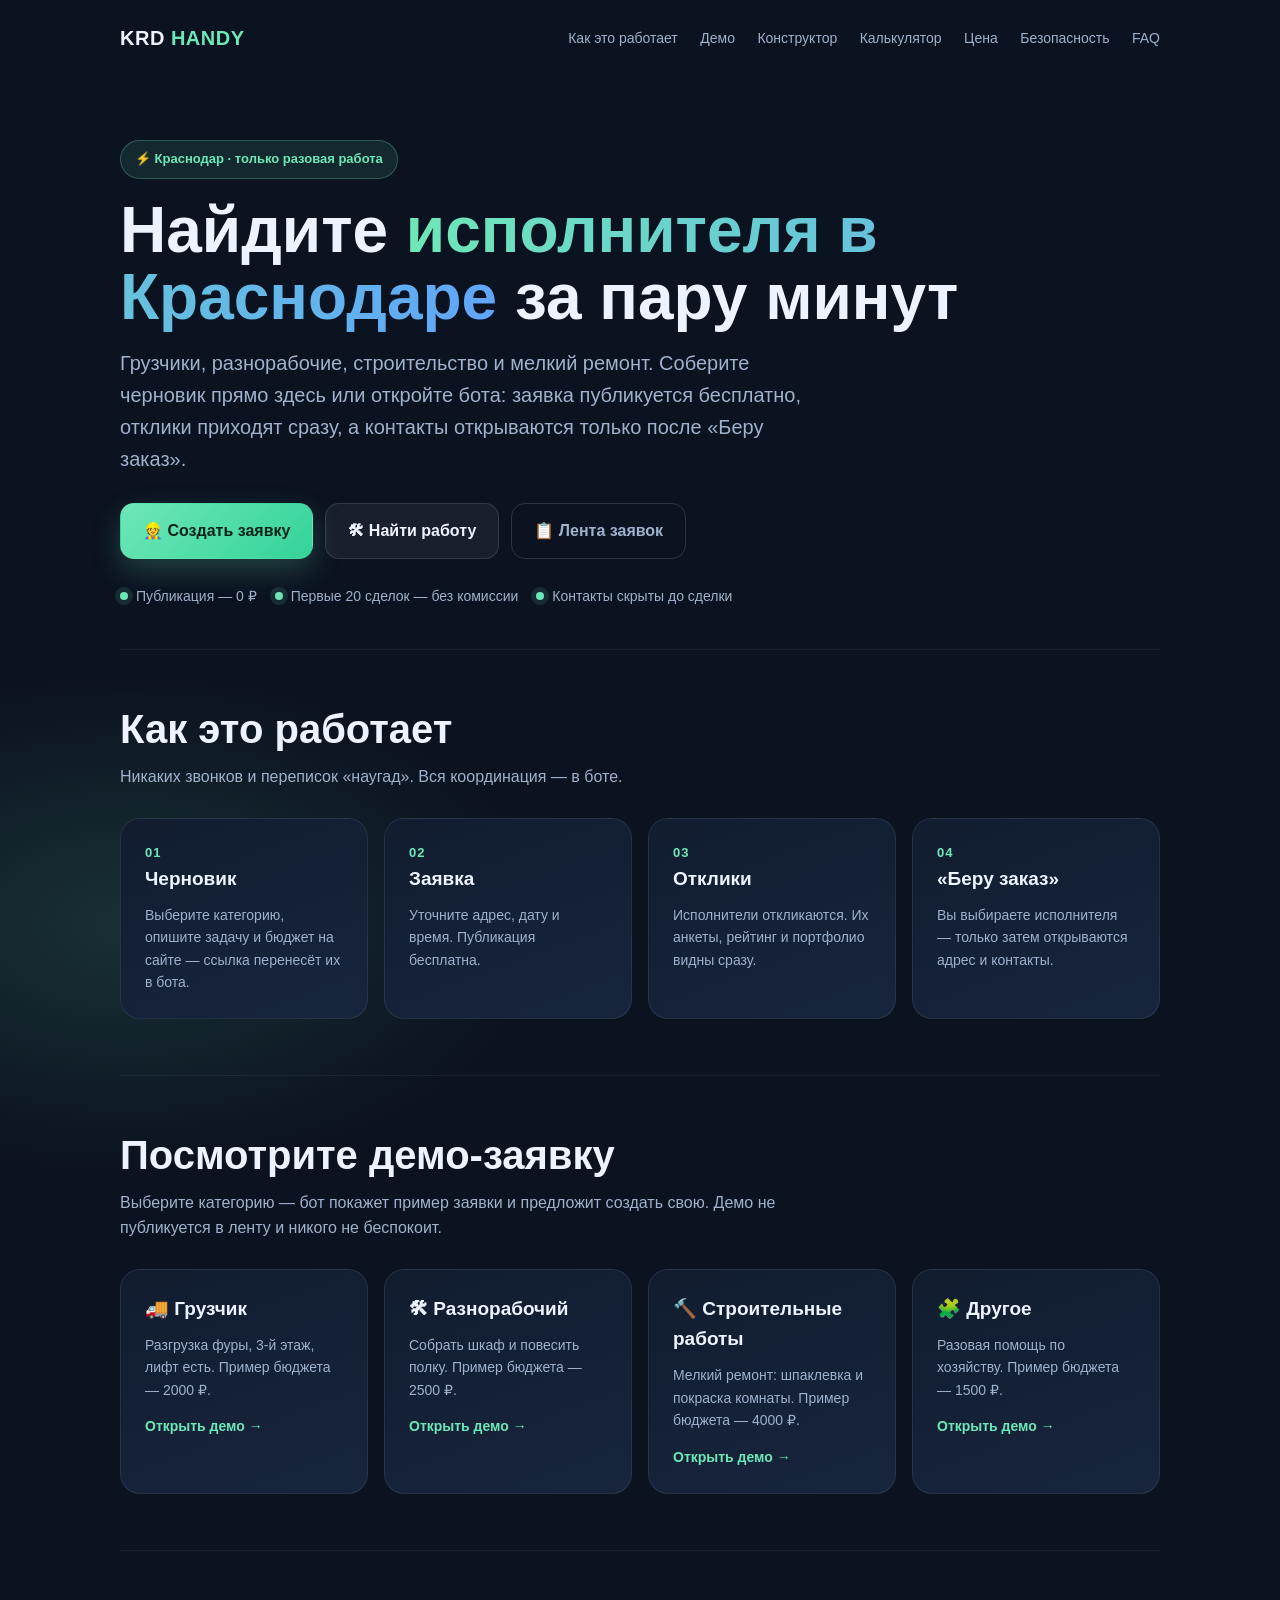
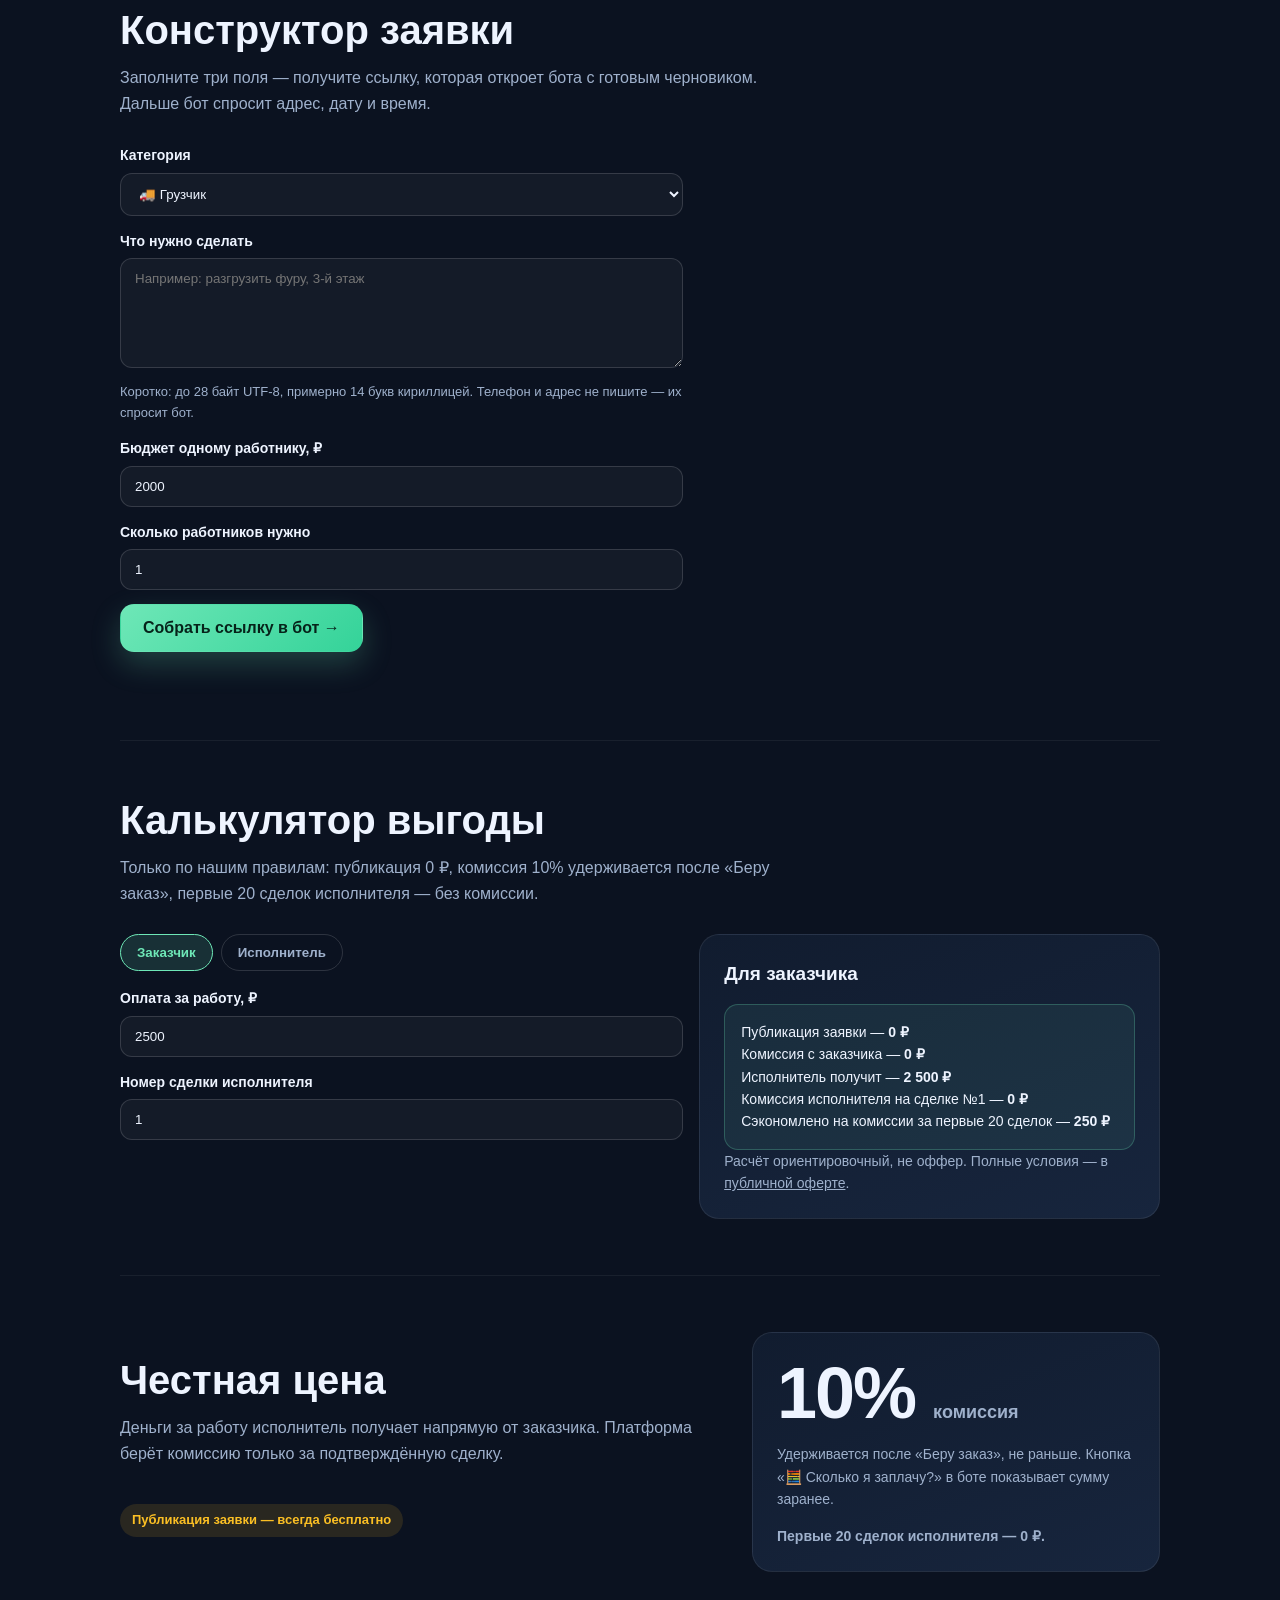
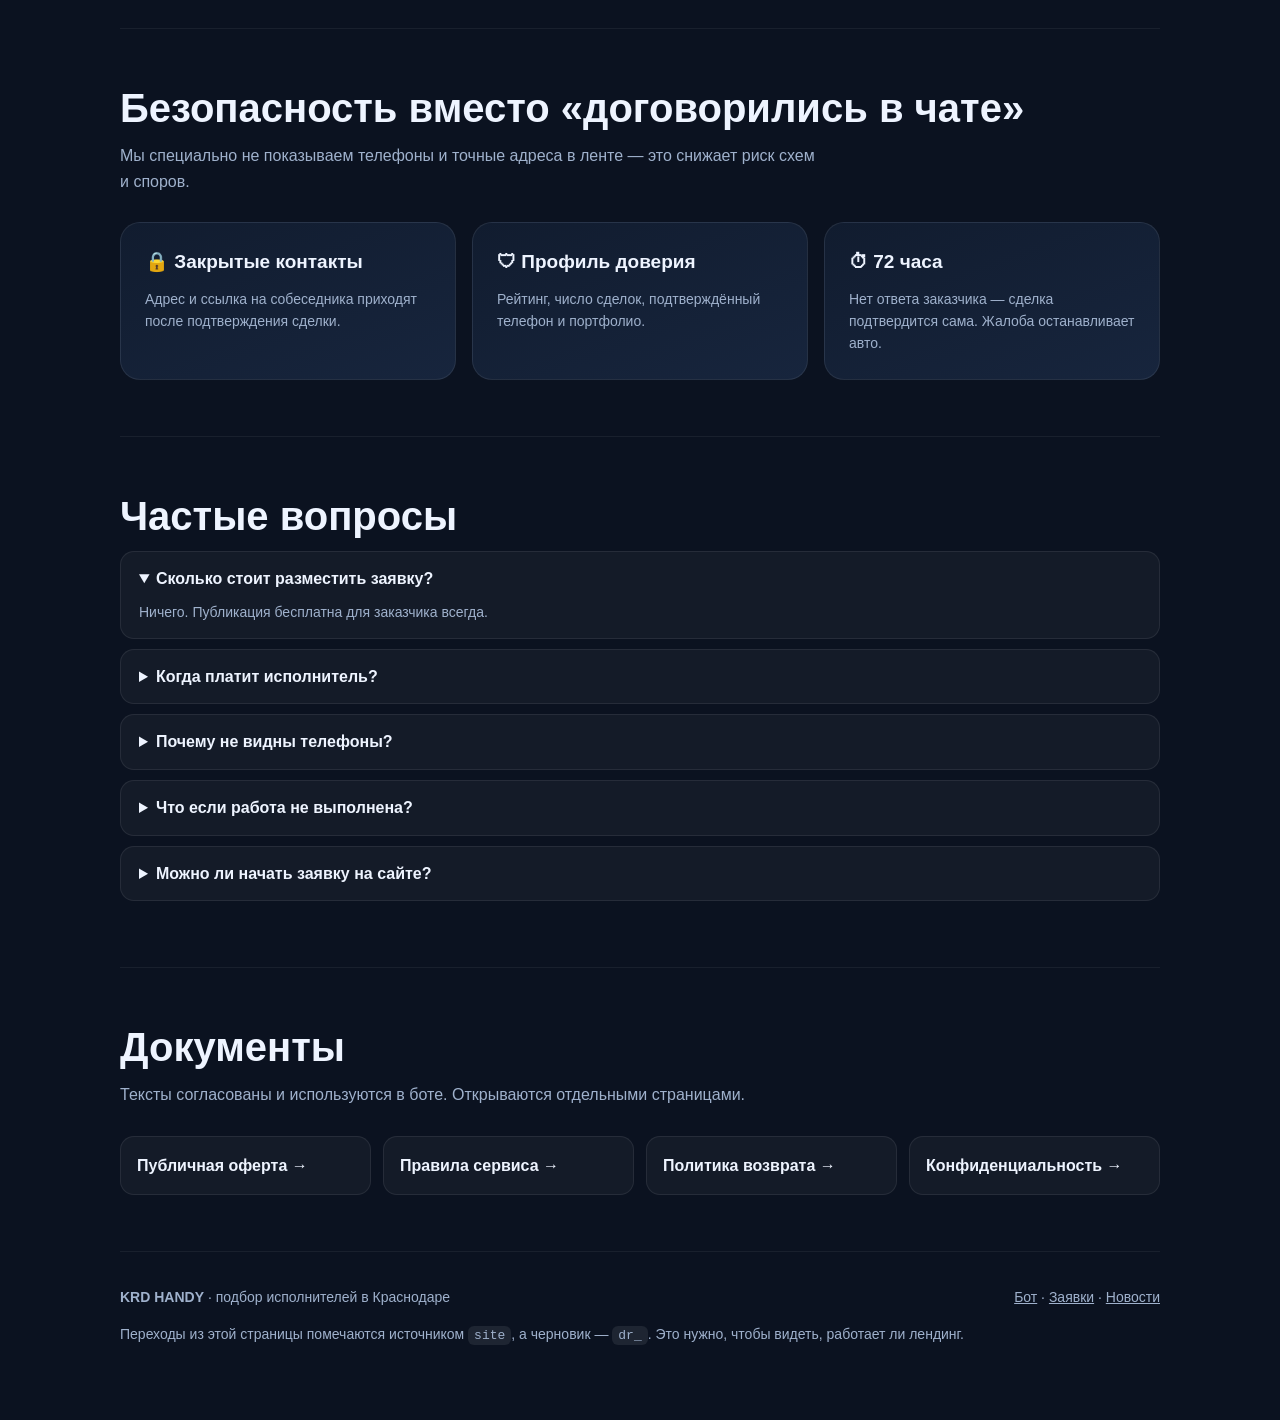
<file: index.html>
<!doctype html>
<html lang="ru">
<head>
  <meta charset="utf-8">
  <meta name="viewport" content="width=device-width, initial-scale=1">
  <title>KRD HANDY — исполнитель на разовую работу в Краснодаре</title>
  <meta name="description" content="KRD HANDY — найдите исполнителя на разовую работу в Краснодаре: грузчики, разнорабочие, мелкий ремонт. Заявка на сайте и в Telegram-боте, публикация бесплатна, контакты скрыты до сделки.">
  <meta name="theme-color" content="#0b1220">
  <meta name="geo.region" content="RU-KDA">
  <meta name="geo.placename" content="Краснодар">
  <meta property="og:type" content="website">
  <meta property="og:locale" content="ru_RU">
  <meta property="og:title" content="KRD HANDY — исполнитель в Краснодаре за пару минут">
  <meta property="og:description" content="Соберите черновик заявки на сайте и продолжите в боте. Публикация бесплатна, первые 20 сделок без комиссии.">
  <meta property="og:url" content="https://glebulllek.github.io/krdhandy_site/">
  <meta property="og:image" content="https://glebulllek.github.io/krdhandy_site/og-image.png">
  <meta name="twitter:card" content="summary_large_image">
  <link rel="icon" href="data:image/svg+xml,%3Csvg xmlns='http://www.w3.org/2000/svg' viewBox='0 0 64 64'%3E%3Crect width='64' height='64' rx='16' fill='%230b1220'/%3E%3Ctext x='32' y='44' font-size='34' text-anchor='middle' fill='%236ee7b7'%3EK%3C/text%3E%3C/svg%3E">
  <link rel="canonical" href="https://glebulllek.github.io/krdhandy_site/">
  <link rel="stylesheet" href="style.css">
  <script type="application/ld+json">
  {
    "@context":"https://schema.org",
    "@graph":[
      {"@type":"Service","name":"KRD HANDY",
       "description":"Подбор исполнителей на разовую работу через сайт и Telegram-бота",
       "url":"https://glebulllek.github.io/krdhandy_site/",
       "areaServed":{"@type":"City","name":"Краснодар"},
       "provider":{"@type":"Organization","name":"KRD HANDY"}},
      {"@type":"FAQPage","mainEntity":[
        {"@type":"Question","name":"Сколько стоит разместить заявку?",
         "acceptedAnswer":{"@type":"Answer","text":"Ничего. Публикация бесплатна для заказчика всегда."}},
        {"@type":"Question","name":"Когда платит исполнитель?",
         "acceptedAnswer":{"@type":"Answer","text":"Только после осознанного «Беру заказ». Первые 20 сделок — без комиссии."}},
        {"@type":"Question","name":"Почему не видны телефоны?",
         "acceptedAnswer":{"@type":"Answer","text":"Контакты и точный адрес открываются обеим сторонам после подтверждения сделки."}},
        {"@type":"Question","name":"Что если работа не выполнена?",
         "acceptedAnswer":{"@type":"Answer","text":"Заказчик может подать жалобу. Автоподтверждение приостанавливается, спор разбирает администратор."}},
        {"@type":"Question","name":"Можно ли начать заявку на сайте?",
         "acceptedAnswer":{"@type":"Answer","text":"Да: конструктор соберёт черновик и откроет бота с уже заполненными категорией, описанием, бюджетом и числом работников."}}
      ]}
    ]
  }
  </script>
</head>
<body>
  <a class="skip" href="#main">Перейти к содержанию</a>
  <div class="wrap">
    <header>
      <div class="logo">KRD <b>HANDY</b></div>
      <nav aria-label="Основная навигация">
        <a href="#how">Как это работает</a>
        <a href="#demo">Демо</a>
        <a href="#builder">Конструктор</a>
        <a href="#calc">Калькулятор</a>
        <a href="#price">Цена</a>
        <a href="#trust">Безопасность</a>
        <a href="#faq">FAQ</a>
      </nav>
      <details class="mobile-nav">
        <summary>Меню ▾</summary>
        <a href="#how">Как это работает</a>
        <a href="#demo">Демо</a>
        <a href="#builder">Конструктор</a>
        <a href="#calc">Калькулятор</a>
        <a href="#price">Цена</a>
        <a href="#trust">Безопасность</a>
        <a href="#faq">FAQ</a>
        <a href="#legal">Документы</a>
      </details>
    </header>

    <main id="main">
    <div class="hero">
      <div class="badge">⚡ Краснодар · только разовая работа</div>
      <h1>Найдите <span>исполнителя в Краснодаре</span> за пару минут</h1>
      <p class="lead">Грузчики, разнорабочие, строительство и мелкий ремонт. Соберите черновик прямо здесь или откройте бота: заявка публикуется бесплатно, отклики приходят сразу, а контакты открываются только после «Беру заказ».</p>
      <div class="cta-row">
        <a class="btn btn-primary" href="https://t.me/krdhandy_bot?start=src_site_customer">👷 Создать заявку</a>
        <a class="btn btn-secondary" href="https://t.me/krdhandy_bot?start=src_site_worker">🛠 Найти работу</a>
        <a class="btn btn-ghost" href="https://t.me/krdhandy_orders">📋 Лента заявок</a>
      </div>
      <div class="trust">
        <div><span class="dot"></span>Публикация — 0 ₽</div>
        <div><span class="dot"></span>Первые 20 сделок — без комиссии</div>
        <div><span class="dot"></span>Контакты скрыты до сделки</div>
      </div>
    </div>

    <section id="how">
      <h2>Как это работает</h2>
      <p class="sub">Никаких звонков и переписок «наугад». Вся координация — в боте.</p>
      <div class="grid">
        <div class="card"><div class="num">01</div><h3>Черновик</h3><p>Выберите категорию, опишите задачу и бюджет на сайте — ссылка перенесёт их в бота.</p></div>
        <div class="card"><div class="num">02</div><h3>Заявка</h3><p>Уточните адрес, дату и время. Публикация бесплатна.</p></div>
        <div class="card"><div class="num">03</div><h3>Отклики</h3><p>Исполнители откликаются. Их анкеты, рейтинг и портфолио видны сразу.</p></div>
        <div class="card"><div class="num">04</div><h3>«Беру заказ»</h3><p>Вы выбираете исполнителя — только затем открываются адрес и контакты.</p></div>
      </div>
    </section>

    <section id="demo">
      <h2>Посмотрите демо-заявку</h2>
      <p class="sub">Выберите категорию — бот покажет пример заявки и предложит создать свою. Демо не публикуется в ленту и никого не беспокоит.</p>
      <div class="grid">
        <div class="card"><h3>🚚 Грузчик</h3><p>Разгрузка фуры, 3-й этаж, лифт есть. Пример бюджета — 2000 ₽.</p><a class="demo-link" href="https://t.me/krdhandy_bot?start=demo_loader">Открыть демо →</a></div>
        <div class="card"><h3>🛠 Разнорабочий</h3><p>Собрать шкаф и повесить полку. Пример бюджета — 2500 ₽.</p><a class="demo-link" href="https://t.me/krdhandy_bot?start=demo_handyman">Открыть демо →</a></div>
        <div class="card"><h3>🔨 Строительные работы</h3><p>Мелкий ремонт: шпаклевка и покраска комнаты. Пример бюджета — 4000 ₽.</p><a class="demo-link" href="https://t.me/krdhandy_bot?start=demo_construction">Открыть демо →</a></div>
        <div class="card"><h3>🧩 Другое</h3><p>Разовая помощь по хозяйству. Пример бюджета — 1500 ₽.</p><a class="demo-link" href="https://t.me/krdhandy_bot?start=demo_other">Открыть демо →</a></div>
      </div>
    </section>

    <section id="builder">
      <h2>Конструктор заявки</h2>
      <p class="sub">Заполните три поля — получите ссылку, которая откроет бота с готовым черновиком. Дальше бот спросит адрес, дату и время.</p>
      <div class="form-grid">
        <form id="draft-form" novalidate>
          <div class="field">
            <label for="draft-category">Категория</label>
            <select id="draft-category">
              <option value="loader">🚚 Грузчик</option>
              <option value="handyman">🛠 Разнорабочий</option>
              <option value="construction">🔨 Строительные работы</option>
              <option value="other">🧩 Другое</option>
            </select>
          </div>
          <div class="field">
            <label for="draft-desc">Что нужно сделать</label>
            <textarea id="draft-desc" placeholder="Например: разгрузить фуру, 3-й этаж"></textarea>
            <div class="hint">Коротко: до 28 байт UTF-8, примерно 14 букв кириллицей. Телефон и адрес не пишите — их спросит бот.</div>
          </div>
          <div class="field">
            <label for="draft-pay">Бюджет одному работнику, ₽</label>
            <input id="draft-pay" type="number" min="1" max="16777215" step="1" value="2000" inputmode="numeric">
          </div>
          <div class="field">
            <label for="draft-workers">Сколько работников нужно</label>
            <input id="draft-workers" type="number" min="1" max="100" step="1" value="1" inputmode="numeric">
          </div>
          <button class="btn btn-primary" id="draft-build" type="button">Собрать ссылку в бот →</button>
          <div class="error" id="draft-error" role="alert"></div>
        </form>
        <div class="card" id="draft-result" hidden>
          <h3>Черновик готов</h3>
          <p id="draft-summary"></p>
          <p><a class="btn btn-secondary" id="draft-link" href="https://t.me/krdhandy_bot">Открыть в @krdhandy_bot →</a></p>
          <p class="hint" id="draft-length"></p>
        </div>
      </div>
    </section>

    <section id="calc">
      <h2>Калькулятор выгоды</h2>
      <p class="sub">Только по нашим правилам: публикация 0 ₽, комиссия 10% удерживается после «Беру заказ», первые 20 сделок исполнителя — без комиссии.</p>
      <div class="form-grid">
        <div>
          <div class="tabs" role="tablist" aria-label="Роль">
            <button class="tab" type="button" role="tab" data-role="customer" aria-selected="true">Заказчик</button>
            <button class="tab" type="button" role="tab" data-role="worker" aria-selected="false">Исполнитель</button>
          </div>
          <div class="field">
            <label for="calc-pay">Оплата за работу, ₽</label>
            <input id="calc-pay" type="number" min="1" step="1" value="2500" inputmode="numeric">
          </div>
          <div class="field">
            <label for="calc-deal">Номер сделки исполнителя</label>
            <input id="calc-deal" type="number" min="1" max="1000" step="1" value="1" inputmode="numeric">
          </div>
        </div>
        <div class="card">
          <h3 id="calc-title">Для заказчика</h3>
          <div class="result" id="calc-result"></div>
          <p class="hint">Расчёт ориентировочный, не оффер. Полные условия — в <a href="offer.html">публичной оферте</a>.</p>
        </div>
      </div>
    </section>

    <section id="price">
      <div class="price">
        <div>
          <h2>Честная цена</h2>
          <p class="sub">Деньги за работу исполнитель получает напрямую от заказчика. Платформа берёт комиссию только за подтверждённую сделку.</p>
          <div class="pill">Публикация заявки — всегда бесплатно</div>
        </div>
        <div class="card">
          <div class="big">10% <small>комиссия</small></div>
          <p style="color:var(--muted);margin:14px 0 0">Удерживается после «Беру заказ», не раньше. Кнопка «🧮 Сколько я заплачу?» в боте показывает сумму заранее.</p>
          <p style="margin:14px 0 0"><b>Первые 20 сделок исполнителя — 0 ₽.</b></p>
        </div>
      </div>
    </section>

    <section id="trust">
      <h2>Безопасность вместо «договорились в чате»</h2>
      <p class="sub">Мы специально не показываем телефоны и точные адреса в ленте — это снижает риск схем и споров.</p>
      <div class="grid">
        <div class="card"><h3>🔒 Закрытые контакты</h3><p>Адрес и ссылка на собеседника приходят после подтверждения сделки.</p></div>
        <div class="card"><h3>🛡 Профиль доверия</h3><p>Рейтинг, число сделок, подтверждённый телефон и портфолио.</p></div>
        <div class="card"><h3>⏱ 72 часа</h3><p>Нет ответа заказчика — сделка подтвердится сама. Жалоба останавливает авто.</p></div>
      </div>
    </section>

    <section id="faq">
      <h2>Частые вопросы</h2>
      <details open><summary>Сколько стоит разместить заявку?</summary><p>Ничего. Публикация бесплатна для заказчика всегда.</p></details>
      <details><summary>Когда платит исполнитель?</summary><p>Только после осознанного «Беру заказ». Первые 20 сделок — без комиссии.</p></details>
      <details><summary>Почему не видны телефоны?</summary><p>Контакты и точный адрес открываются обеим сторонам после подтверждения сделки — так сервис остаётся честным.</p></details>
      <details><summary>Что если работа не выполнена?</summary><p>Заказчик может подать жалобу. Автоподтверждение приостанавливается, спор разбирает администратор.</p></details>
      <details><summary>Можно ли начать заявку на сайте?</summary><p>Да: конструктор соберёт черновик и откроет бота с уже заполненными категорией, описанием, бюджетом и числом работников.</p></details>
    </section>

    <section id="legal">
      <h2>Документы</h2>
      <p class="sub">Тексты согласованы и используются в боте. Открываются отдельными страницами.</p>
      <div class="legal-grid">
        <a href="offer.html">Публичная оферта →</a>
        <a href="rules.html">Правила сервиса →</a>
        <a href="refund.html">Политика возврата →</a>
        <a href="privacy.html">Конфиденциальность →</a>
      </div>
    </section>
    </main>

    <footer>
      <div class="footer-row">
        <div><b>KRD HANDY</b> · подбор исполнителей в Краснодаре</div>
        <div><a href="https://t.me/krdhandy_bot">Бот</a> · <a href="https://t.me/krdhandy_orders">Заявки</a> · <a href="https://t.me/krdhandy">Новости</a></div>
      </div>
      <p style="margin-top:14px">Переходы из этой страницы помечаются источником <code>site</code>, а черновик — <code>dr_</code>. Это нужно, чтобы видеть, работает ли лендинг.</p>
    </footer>
  </div>

  <div class="sticky-cta" aria-label="Быстрое действие">
    <a class="btn btn-primary" href="#builder">Собрать заявку</a>
    <a class="btn btn-secondary" href="https://t.me/krdhandy_bot?start=src_site_customer">Открыть бота</a>
  </div>

  <script>
  (function(){
    "use strict";
    var CAT = {loader:"L", handyman:"H", construction:"C", other:"O"};
    var NAME = {loader:"Грузчик", handyman:"Разнорабочий", construction:"Строительные работы", other:"Другое"};
    var ALPHA = "0123456789ABCDEFGHIJKLMNOPQRSTUV";
    var fmt = new Intl.NumberFormat("ru-RU");

    function b32hex(bytes){
      var value = 0, bits = 0, out = "";
      for (var i = 0; i < bytes.length; i++){
        value = (value << 8) | bytes[i];
        bits += 8;
        while (bits >= 5){ out += ALPHA.charAt((value >>> (bits - 5)) & 31); bits -= 5; }
      }
      if (bits > 0) out += ALPHA.charAt((value << (5 - bits)) & 31);
      return out;
    }

    var form = document.getElementById("draft-form");
    var err = document.getElementById("draft-error");
    var result = document.getElementById("draft-result");
    var link = document.getElementById("draft-link");
    var summary = document.getElementById("draft-summary");
    var lengthInfo = document.getElementById("draft-length");

    document.getElementById("draft-build").addEventListener("click", function(){
      err.textContent = "";
      result.hidden = true;
      var category = document.getElementById("draft-category").value;
      var pay = parseInt(document.getElementById("draft-pay").value, 10);
      var workers = parseInt(document.getElementById("draft-workers").value, 10);
      var desc = document.getElementById("draft-desc").value.trim();
      var descBytes = new TextEncoder().encode(desc);
      if (!CAT[category]) { err.textContent = "Выберите категорию."; return; }
      if (!pay || pay < 1 || pay > 16777215) { err.textContent = "Бюджет — от 1 до 16777215 ₽."; return; }
      if (!workers || workers < 1 || workers > 100) { err.textContent = "Число работников — от 1 до 100."; return; }
      if (!descBytes.length) { err.textContent = "Добавьте короткое описание работы."; return; }
      if (descBytes.length > 28) { err.textContent = "Описание слишком длинное: до 28 байт UTF-8 (примерно 14 букв)."; return; }
      var bytes = [CAT[category].charCodeAt(0), workers, (pay >>> 16) & 255, (pay >>> 8) & 255, pay & 255];
      for (var i = 0; i < descBytes.length; i++) bytes.push(descBytes[i]);
      var start = "dr_" + b32hex(bytes);
      if (start.length > 64) { err.textContent = "Ссылка слишком длинная — сократите описание."; return; }
      link.href = "https://t.me/krdhandy_bot?start=" + start;
      summary.textContent = NAME[category] + " · " + desc + " · " + fmt.format(pay) + " ₽ · " + workers + " работник(а)";
      lengthInfo.textContent = "Параметр start: " + start.length + " из 64 символов. Адрес и дату бот спросит отдельно.";
      result.hidden = false;
      result.scrollIntoView({behavior:"smooth", block:"nearest"});
    });

    var calcPay = document.getElementById("calc-pay");
    var calcDeal = document.getElementById("calc-deal");
    var calcResult = document.getElementById("calc-result");
    var calcTitle = document.getElementById("calc-title");
    var role = "customer";

    function renderCalc(){
      var pay = parseInt(calcPay.value, 10);
      var deal = parseInt(calcDeal.value, 10);
      if (!pay || pay < 1 || !deal || deal < 1){ calcResult.textContent = "Введите бюджет и номер сделки."; return; }
      var commission = deal <= 20 ? 0 : Math.round(pay * 0.1);
      var gets = pay - commission;
      var saved = Math.round(pay * 0.1 * Math.min(deal, 20));
      if (role === "customer"){
        calcTitle.textContent = "Для заказчика";
        calcResult.innerHTML = "Публикация заявки — <b>0 ₽</b><br>" +
          "Комиссия с заказчика — <b>0 ₽</b><br>" +
          "Исполнитель получит — <b>" + fmt.format(gets) + " ₽</b><br>" +
          "Комиссия исполнителя на сделке №" + deal + " — <b>" + fmt.format(commission) + " ₽</b><br>" +
          "Сэкономлено на комиссии за первые 20 сделок — <b>" + fmt.format(saved) + " ₽</b>";
      } else {
        calcTitle.textContent = "Для исполнителя";
        calcResult.innerHTML = "Сделка №<b>" + deal + "</b><br>" +
          "Комиссия сервиса — <b>" + fmt.format(commission) + " ₽</b><br>" +
          "Вы получите на руки — <b>" + fmt.format(gets) + " ₽</b><br>" +
          "Публикация заявки заказчиком — <b>0 ₽</b><br>" +
          "Сэкономлено на комиссии за первые 20 сделок — <b>" + fmt.format(saved) + " ₽</b>";
      }
    }
    calcPay.addEventListener("input", renderCalc);
    calcDeal.addEventListener("input", renderCalc);
    var tabs = document.querySelectorAll(".tab");
    for (var t = 0; t < tabs.length; t++){
      tabs[t].addEventListener("click", function(){
        role = this.getAttribute("data-role");
        for (var j = 0; j < tabs.length; j++) tabs[j].setAttribute("aria-selected", tabs[j] === this ? "true" : "false");
        renderCalc();
      });
    }
    renderCalc();
  })();
  </script>
</body>
</html>
</file>
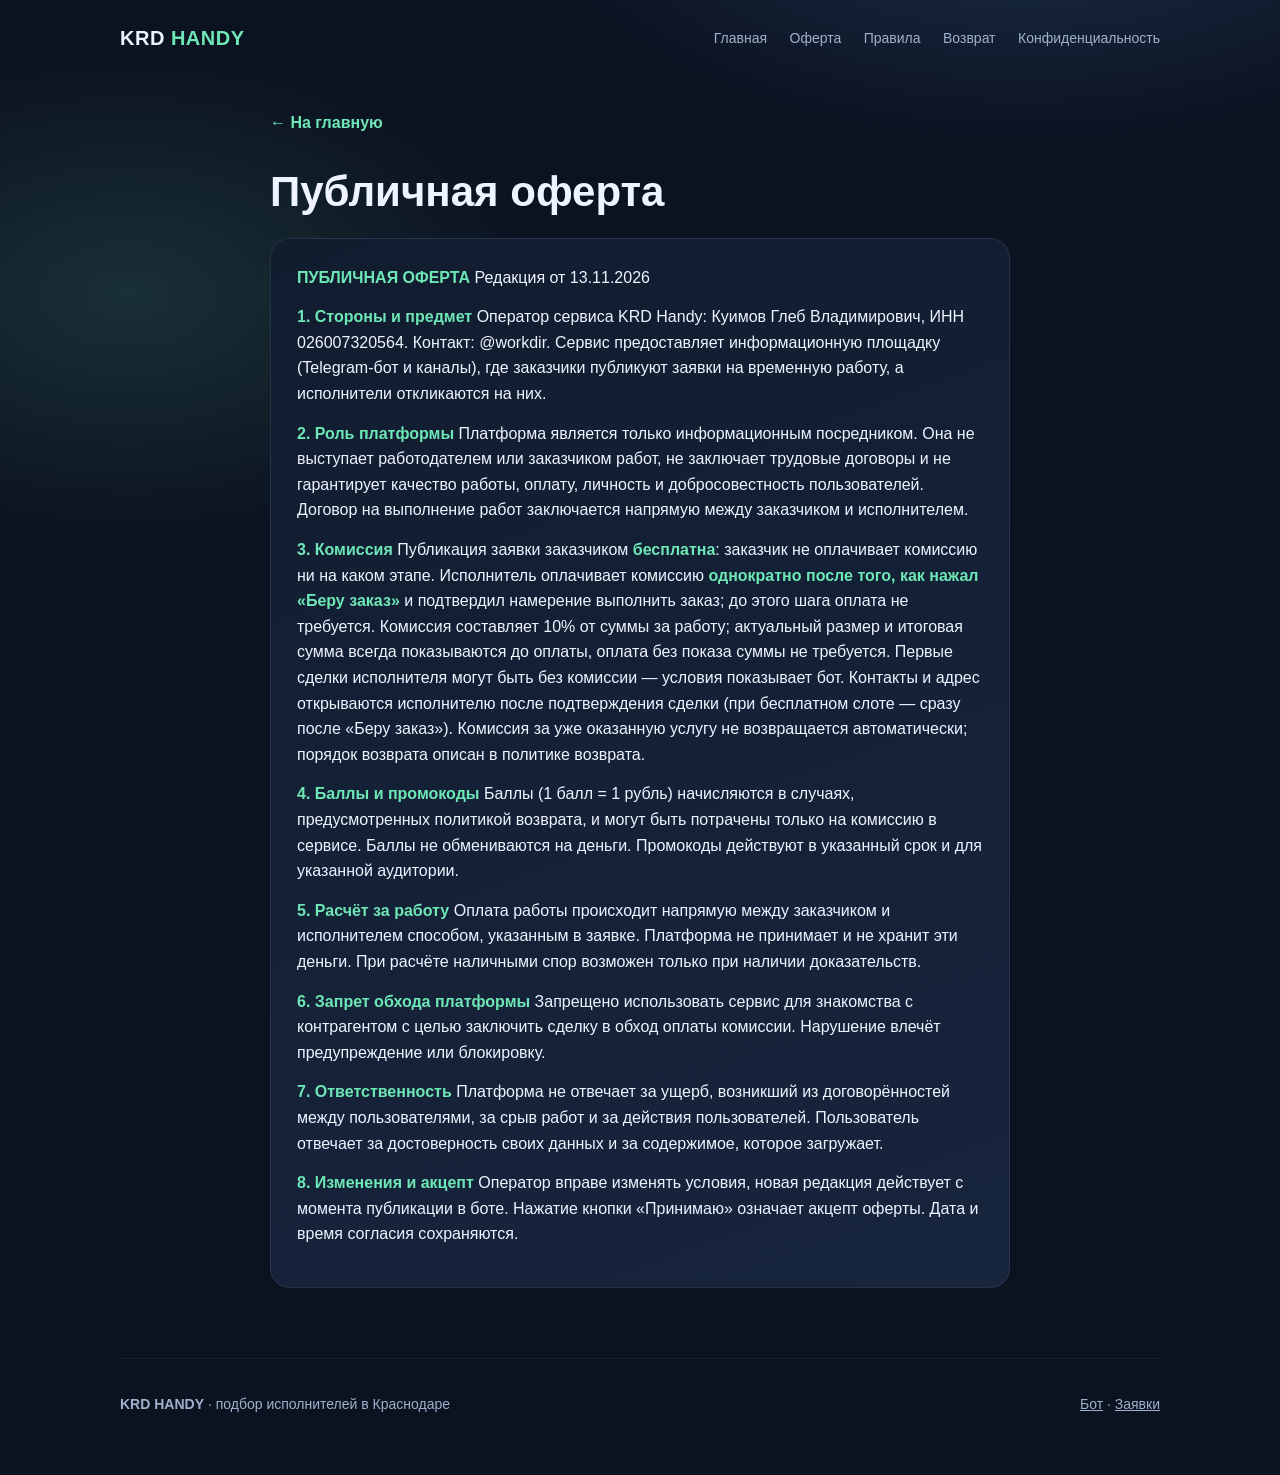
<file: offer.html>
<!doctype html>
<html lang="ru">
<head>
  <meta charset="utf-8">
  <meta name="viewport" content="width=device-width, initial-scale=1">
  <title>Публичная оферта — KRD HANDY</title>
  <meta name="description" content="Публичная оферта сервиса KRD HANDY в Краснодаре.">
  <meta name="theme-color" content="#0b1220">
  <link rel="icon" href="data:image/svg+xml,%3Csvg xmlns='http://www.w3.org/2000/svg' viewBox='0 0 64 64'%3E%3Crect width='64' height='64' rx='16' fill='%230b1220'/%3E%3Ctext x='32' y='44' font-size='34' text-anchor='middle' fill='%236ee7b7'%3EK%3C/text%3E%3C/svg%3E">
  <link rel="canonical" href="https://glebulllek.github.io/krdhandy_site/offer.html">
  <link rel="stylesheet" href="style.css">
</head>
<body>
  <div class="wrap">
    <header>
      <div class="logo">KRD <b>HANDY</b></div>
      <nav aria-label="Навигация">
        <a href="index.html">Главная</a>
        <a href="offer.html">Оферта</a>
        <a href="rules.html">Правила</a>
        <a href="refund.html">Возврат</a>
        <a href="privacy.html">Конфиденциальность</a>
      </nav>
    </header>
    <main class="legal-doc">
      <a class="back" href="index.html#legal">← На главную</a>
      <h1>Публичная оферта</h1>
      <div class="body">
      <p><b>ПУБЛИЧНАЯ ОФЕРТА</b>
Редакция от 13.11.2026</p>
      <p><b>1. Стороны и предмет</b>
Оператор сервиса KRD Handy: Куимов Глеб Владимирович, ИНН 026007320564. Контакт: @workdir.
Сервис предоставляет информационную площадку (Telegram-бот и каналы), где заказчики публикуют заявки на временную работу, а исполнители откликаются на них.</p>
      <p><b>2. Роль платформы</b>
Платформа является только информационным посредником. Она не выступает работодателем или заказчиком работ, не заключает трудовые договоры и не гарантирует качество работы, оплату, личность и добросовестность пользователей. Договор на выполнение работ заключается напрямую между заказчиком и исполнителем.</p>
      <p><b>3. Комиссия</b>
Публикация заявки заказчиком <b>бесплатна</b>: заказчик не оплачивает комиссию ни на каком этапе. Исполнитель оплачивает комиссию <b>однократно после того, как нажал «Беру заказ»</b> и подтвердил намерение выполнить заказ; до этого шага оплата не требуется. Комиссия составляет 10% от суммы за работу; актуальный размер и итоговая сумма всегда показываются до оплаты, оплата без показа суммы не требуется. Первые сделки исполнителя могут быть без комиссии — условия показывает бот.
Контакты и адрес открываются исполнителю после подтверждения сделки (при бесплатном слоте — сразу после «Беру заказ»). Комиссия за уже оказанную услугу не возвращается автоматически; порядок возврата описан в политике возврата.</p>
      <p><b>4. Баллы и промокоды</b>
Баллы (1 балл = 1 рубль) начисляются в случаях, предусмотренных политикой возврата, и могут быть потрачены только на комиссию в сервисе. Баллы не обмениваются на деньги. Промокоды действуют в указанный срок и для указанной аудитории.</p>
      <p><b>5. Расчёт за работу</b>
Оплата работы происходит напрямую между заказчиком и исполнителем способом, указанным в заявке. Платформа не принимает и не хранит эти деньги. При расчёте наличными спор возможен только при наличии доказательств.</p>
      <p><b>6. Запрет обхода платформы</b>
Запрещено использовать сервис для знакомства с контрагентом с целью заключить сделку в обход оплаты комиссии. Нарушение влечёт предупреждение или блокировку.</p>
      <p><b>7. Ответственность</b>
Платформа не отвечает за ущерб, возникший из договорённостей между пользователями, за срыв работ и за действия пользователей. Пользователь отвечает за достоверность своих данных и за содержимое, которое загружает.</p>
      <p><b>8. Изменения и акцепт</b>
Оператор вправе изменять условия, новая редакция действует с момента публикации в боте. Нажатие кнопки «Принимаю» означает акцепт оферты. Дата и время согласия сохраняются.</p>
      </div>
    </main>
    <footer>
      <div class="footer-row">
        <div><b>KRD HANDY</b> · подбор исполнителей в Краснодаре</div>
        <div><a href="https://t.me/krdhandy_bot">Бот</a> · <a href="https://t.me/krdhandy_orders">Заявки</a></div>
      </div>
    </footer>
  </div>
</body>
</html>
</file>
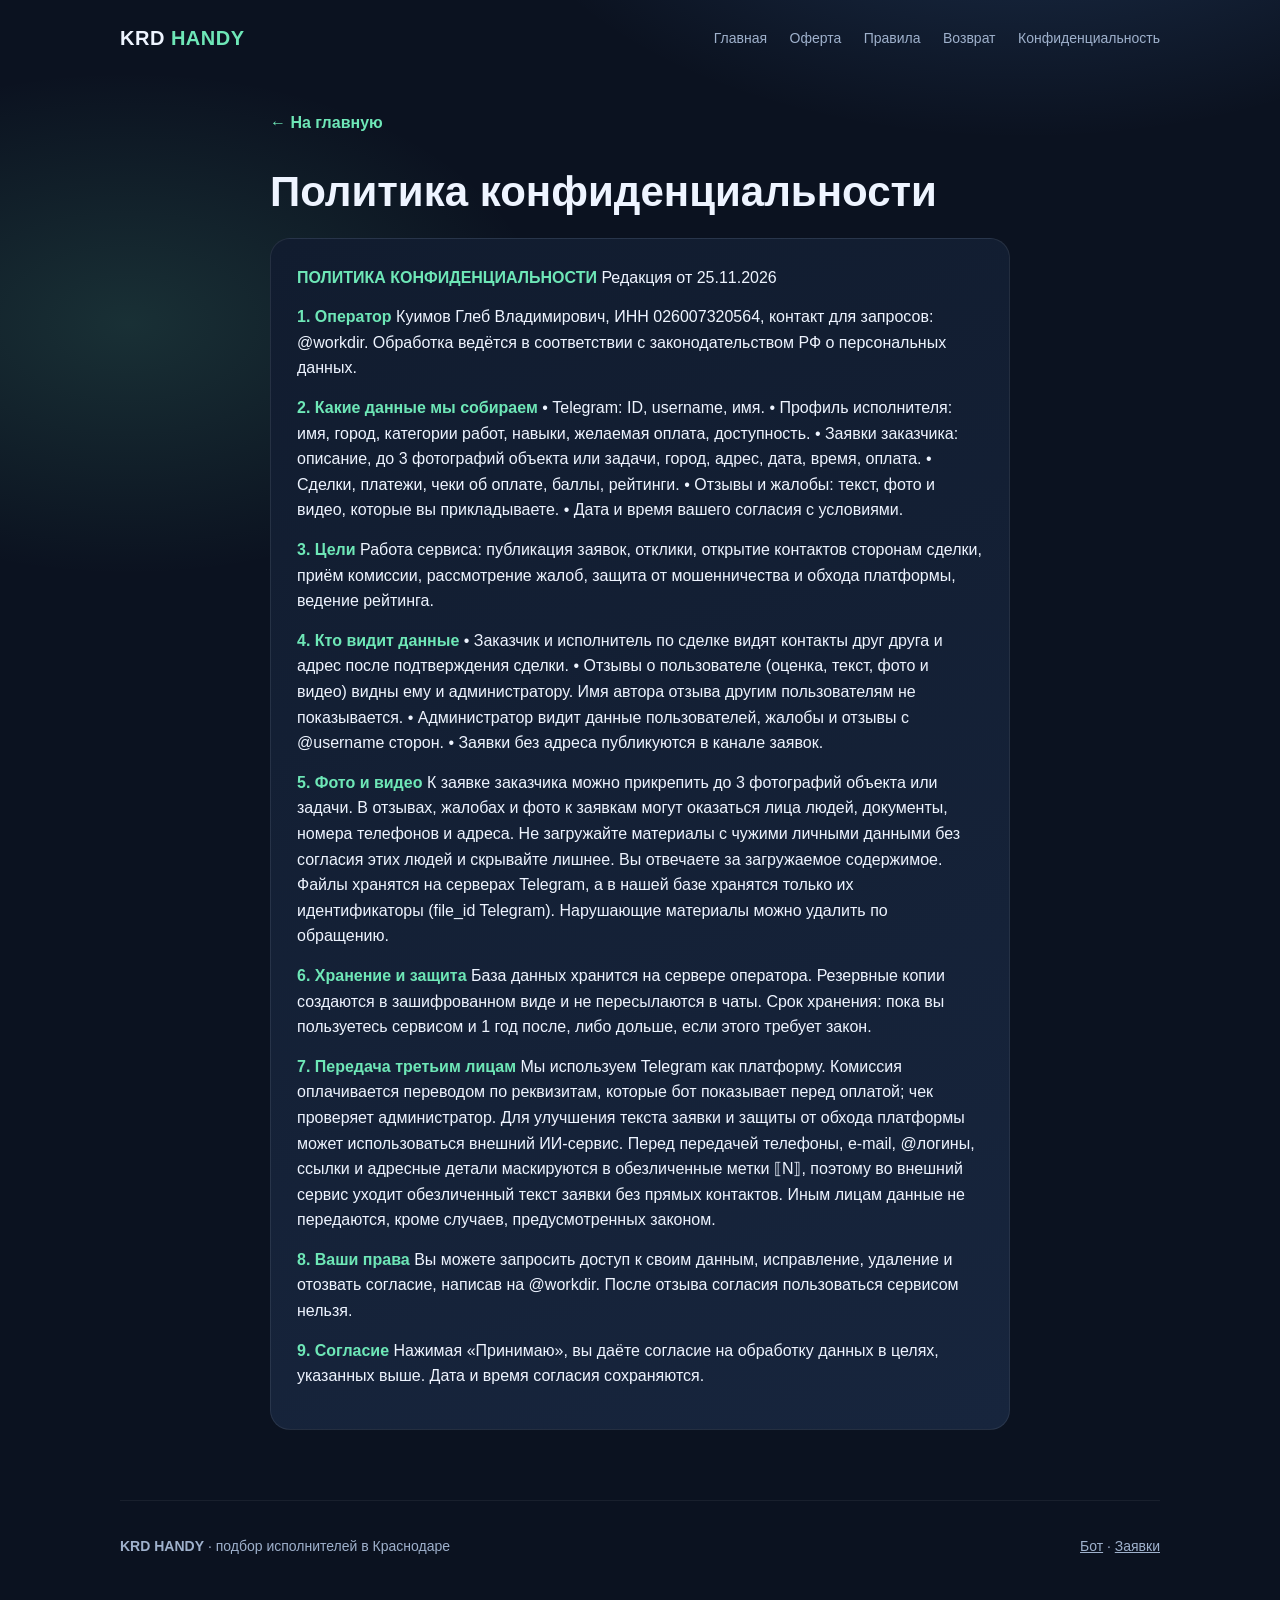
<file: privacy.html>
<!doctype html>
<html lang="ru">
<head>
  <meta charset="utf-8">
  <meta name="viewport" content="width=device-width, initial-scale=1">
  <title>Политика конфиденциальности — KRD HANDY</title>
  <meta name="description" content="Политика конфиденциальности сервиса KRD HANDY в Краснодаре.">
  <meta name="theme-color" content="#0b1220">
  <link rel="icon" href="data:image/svg+xml,%3Csvg xmlns='http://www.w3.org/2000/svg' viewBox='0 0 64 64'%3E%3Crect width='64' height='64' rx='16' fill='%230b1220'/%3E%3Ctext x='32' y='44' font-size='34' text-anchor='middle' fill='%236ee7b7'%3EK%3C/text%3E%3C/svg%3E">
  <link rel="canonical" href="https://glebulllek.github.io/krdhandy_site/privacy.html">
  <link rel="stylesheet" href="style.css">
</head>
<body>
  <div class="wrap">
    <header>
      <div class="logo">KRD <b>HANDY</b></div>
      <nav aria-label="Навигация">
        <a href="index.html">Главная</a>
        <a href="offer.html">Оферта</a>
        <a href="rules.html">Правила</a>
        <a href="refund.html">Возврат</a>
        <a href="privacy.html">Конфиденциальность</a>
      </nav>
    </header>
    <main class="legal-doc">
      <a class="back" href="index.html#legal">← На главную</a>
      <h1>Политика конфиденциальности</h1>
      <div class="body">
      <p><b>ПОЛИТИКА КОНФИДЕНЦИАЛЬНОСТИ</b>
Редакция от 25.11.2026</p>
      <p><b>1. Оператор</b>
Куимов Глеб Владимирович, ИНН 026007320564, контакт для запросов: @workdir. Обработка ведётся в соответствии с законодательством РФ о персональных данных.</p>
      <p><b>2. Какие данные мы собираем</b>
• Telegram: ID, username, имя.
• Профиль исполнителя: имя, город, категории работ, навыки, желаемая оплата, доступность.
• Заявки заказчика: описание, до 3 фотографий объекта или задачи, город, адрес, дата, время, оплата.
• Сделки, платежи, чеки об оплате, баллы, рейтинги.
• Отзывы и жалобы: текст, фото и видео, которые вы прикладываете.
• Дата и время вашего согласия с условиями.</p>
      <p><b>3. Цели</b>
Работа сервиса: публикация заявок, отклики, открытие контактов сторонам сделки, приём комиссии, рассмотрение жалоб, защита от мошенничества и обхода платформы, ведение рейтинга.</p>
      <p><b>4. Кто видит данные</b>
• Заказчик и исполнитель по сделке видят контакты друг друга и адрес после подтверждения сделки.
• Отзывы о пользователе (оценка, текст, фото и видео) видны ему и администратору. Имя автора отзыва другим пользователям не показывается.
• Администратор видит данные пользователей, жалобы и отзывы с @username сторон.
• Заявки без адреса публикуются в канале заявок.</p>
      <p><b>5. Фото и видео</b>
К заявке заказчика можно прикрепить до 3 фотографий объекта или задачи. В отзывах, жалобах и фото к заявкам могут оказаться лица людей, документы, номера телефонов и адреса. Не загружайте материалы с чужими личными данными без согласия этих людей и скрывайте лишнее. Вы отвечаете за загружаемое содержимое. Файлы хранятся на серверах Telegram, а в нашей базе хранятся только их идентификаторы (file_id Telegram). Нарушающие материалы можно удалить по обращению.</p>
      <p><b>6. Хранение и защита</b>
База данных хранится на сервере оператора. Резервные копии создаются в зашифрованном виде и не пересылаются в чаты. Срок хранения: пока вы пользуетесь сервисом и 1 год после, либо дольше, если этого требует закон.</p>
      <p><b>7. Передача третьим лицам</b>
Мы используем Telegram как платформу. Комиссия оплачивается переводом по реквизитам, которые бот показывает перед оплатой; чек проверяет администратор. Для улучшения текста заявки и защиты от обхода платформы может использоваться внешний ИИ-сервис. Перед передачей телефоны, e-mail, @логины, ссылки и адресные детали маскируются в обезличенные метки ⟦N⟧, поэтому во внешний сервис уходит обезличенный текст заявки без прямых контактов. Иным лицам данные не передаются, кроме случаев, предусмотренных законом.</p>
      <p><b>8. Ваши права</b>
Вы можете запросить доступ к своим данным, исправление, удаление и отозвать согласие, написав на @workdir. После отзыва согласия пользоваться сервисом нельзя.</p>
      <p><b>9. Согласие</b>
Нажимая «Принимаю», вы даёте согласие на обработку данных в целях, указанных выше. Дата и время согласия сохраняются.</p>
      </div>
    </main>
    <footer>
      <div class="footer-row">
        <div><b>KRD HANDY</b> · подбор исполнителей в Краснодаре</div>
        <div><a href="https://t.me/krdhandy_bot">Бот</a> · <a href="https://t.me/krdhandy_orders">Заявки</a></div>
      </div>
    </footer>
  </div>
</body>
</html>
</file>
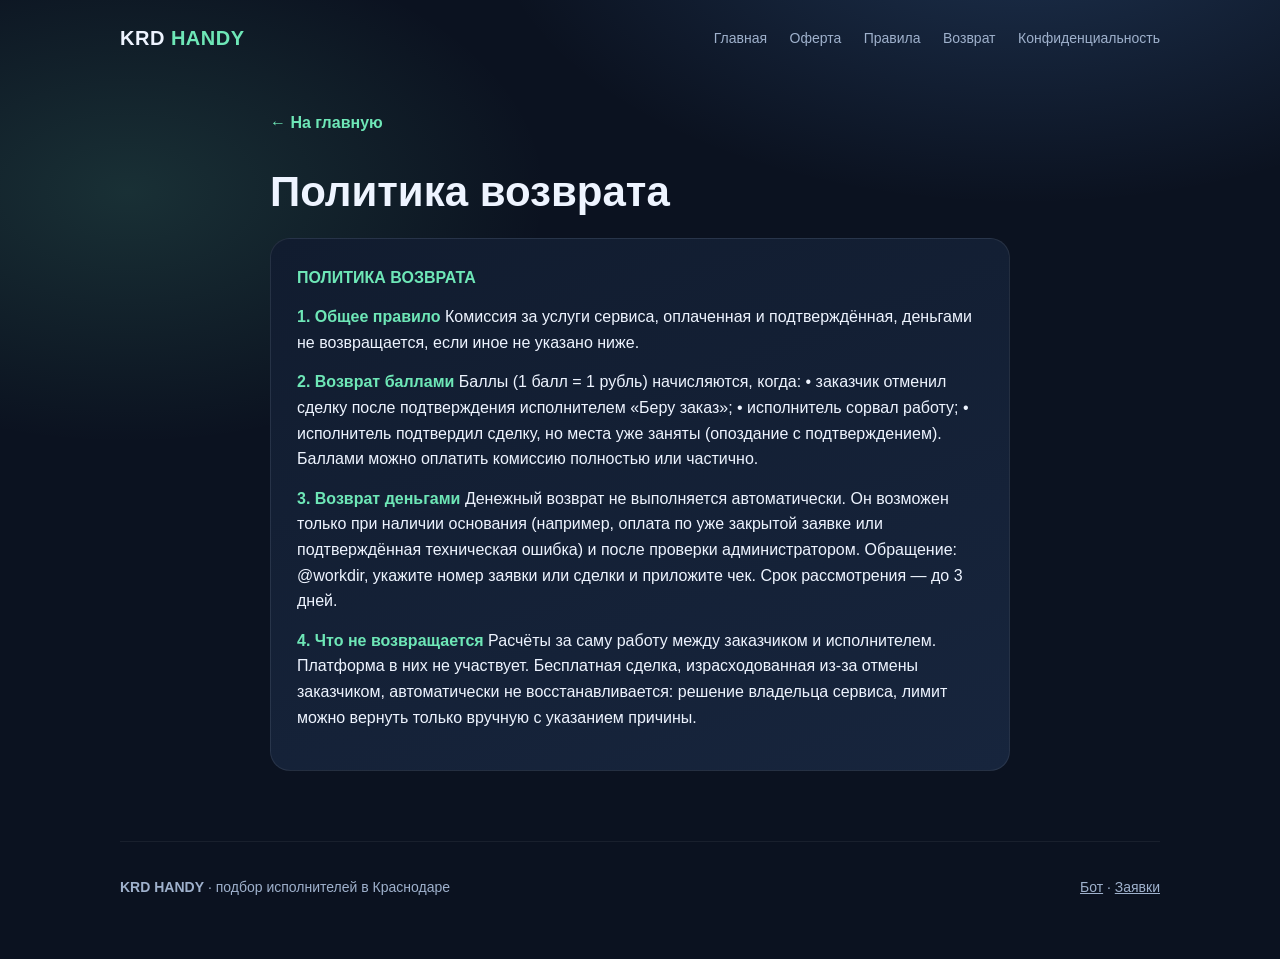
<file: refund.html>
<!doctype html>
<html lang="ru">
<head>
  <meta charset="utf-8">
  <meta name="viewport" content="width=device-width, initial-scale=1">
  <title>Политика возврата — KRD HANDY</title>
  <meta name="description" content="Политика возврата сервиса KRD HANDY в Краснодаре.">
  <meta name="theme-color" content="#0b1220">
  <link rel="icon" href="data:image/svg+xml,%3Csvg xmlns='http://www.w3.org/2000/svg' viewBox='0 0 64 64'%3E%3Crect width='64' height='64' rx='16' fill='%230b1220'/%3E%3Ctext x='32' y='44' font-size='34' text-anchor='middle' fill='%236ee7b7'%3EK%3C/text%3E%3C/svg%3E">
  <link rel="canonical" href="https://glebulllek.github.io/krdhandy_site/refund.html">
  <link rel="stylesheet" href="style.css">
</head>
<body>
  <div class="wrap">
    <header>
      <div class="logo">KRD <b>HANDY</b></div>
      <nav aria-label="Навигация">
        <a href="index.html">Главная</a>
        <a href="offer.html">Оферта</a>
        <a href="rules.html">Правила</a>
        <a href="refund.html">Возврат</a>
        <a href="privacy.html">Конфиденциальность</a>
      </nav>
    </header>
    <main class="legal-doc">
      <a class="back" href="index.html#legal">← На главную</a>
      <h1>Политика возврата</h1>
      <div class="body">
      <p><b>ПОЛИТИКА ВОЗВРАТА</b></p>
      <p><b>1. Общее правило</b>
Комиссия за услуги сервиса, оплаченная и подтверждённая, деньгами не возвращается, если иное не указано ниже.</p>
      <p><b>2. Возврат баллами</b>
Баллы (1 балл = 1 рубль) начисляются, когда:
• заказчик отменил сделку после подтверждения исполнителем «Беру заказ»;
• исполнитель сорвал работу;
• исполнитель подтвердил сделку, но места уже заняты (опоздание с подтверждением).
Баллами можно оплатить комиссию полностью или частично.</p>
      <p><b>3. Возврат деньгами</b>
Денежный возврат не выполняется автоматически. Он возможен только при наличии основания (например, оплата по уже закрытой заявке или подтверждённая техническая ошибка) и после проверки администратором. Обращение: @workdir, укажите номер заявки или сделки и приложите чек. Срок рассмотрения — до 3 дней.</p>
      <p><b>4. Что не возвращается</b>
Расчёты за саму работу между заказчиком и исполнителем. Платформа в них не участвует. Бесплатная сделка, израсходованная из-за отмены заказчиком, автоматически не восстанавливается: решение владельца сервиса, лимит можно вернуть только вручную с указанием причины.</p>
      </div>
    </main>
    <footer>
      <div class="footer-row">
        <div><b>KRD HANDY</b> · подбор исполнителей в Краснодаре</div>
        <div><a href="https://t.me/krdhandy_bot">Бот</a> · <a href="https://t.me/krdhandy_orders">Заявки</a></div>
      </div>
    </footer>
  </div>
</body>
</html>
</file>
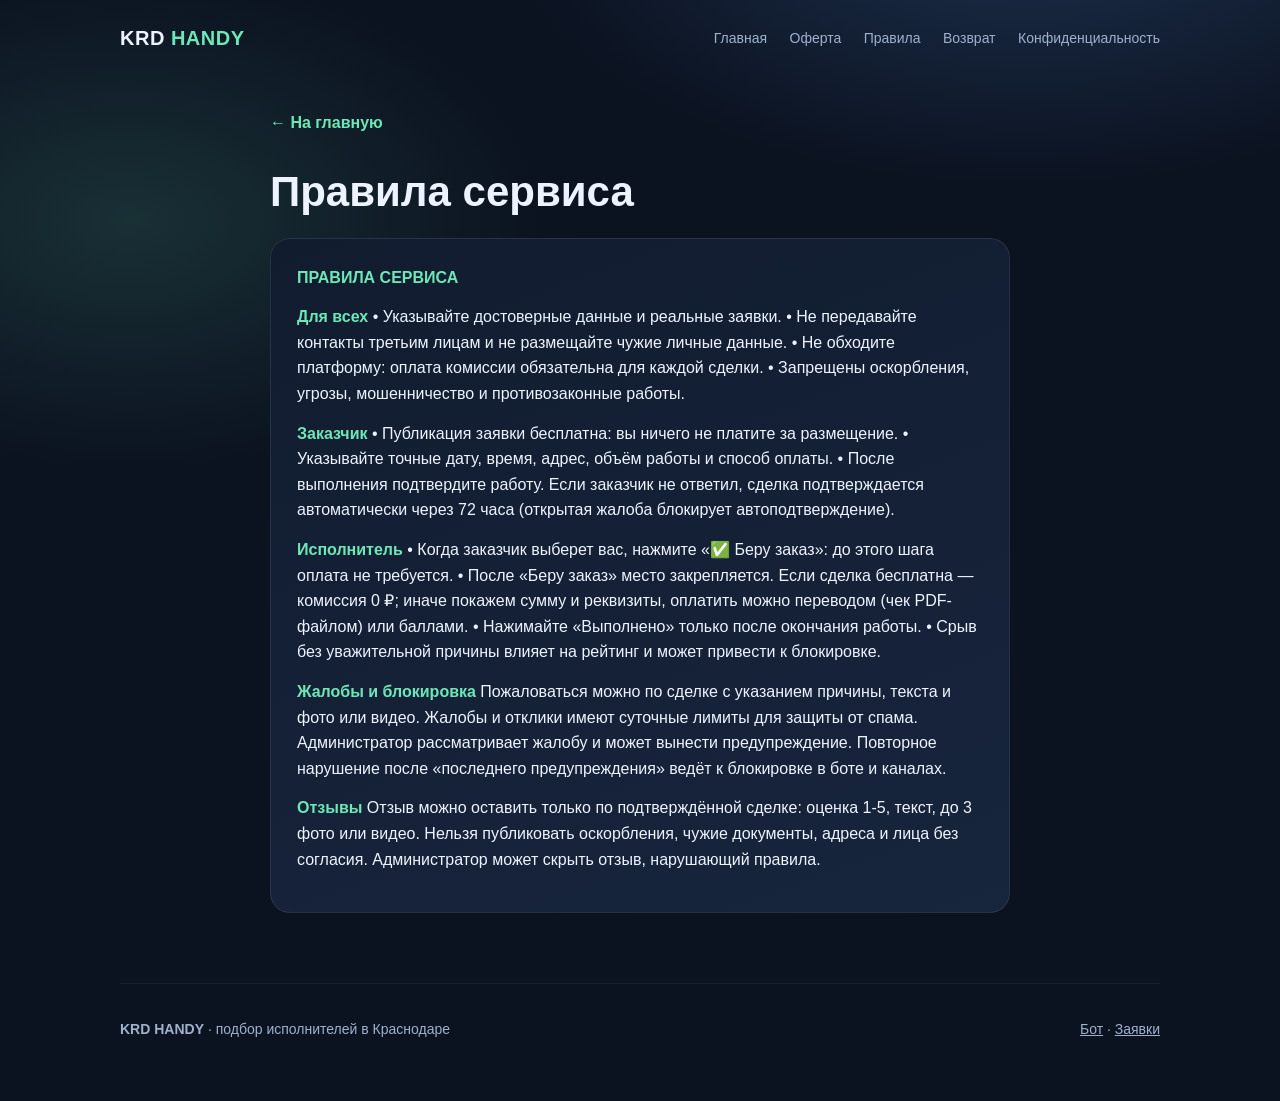
<file: rules.html>
<!doctype html>
<html lang="ru">
<head>
  <meta charset="utf-8">
  <meta name="viewport" content="width=device-width, initial-scale=1">
  <title>Правила сервиса — KRD HANDY</title>
  <meta name="description" content="Правила сервиса сервиса KRD HANDY в Краснодаре.">
  <meta name="theme-color" content="#0b1220">
  <link rel="icon" href="data:image/svg+xml,%3Csvg xmlns='http://www.w3.org/2000/svg' viewBox='0 0 64 64'%3E%3Crect width='64' height='64' rx='16' fill='%230b1220'/%3E%3Ctext x='32' y='44' font-size='34' text-anchor='middle' fill='%236ee7b7'%3EK%3C/text%3E%3C/svg%3E">
  <link rel="canonical" href="https://glebulllek.github.io/krdhandy_site/rules.html">
  <link rel="stylesheet" href="style.css">
</head>
<body>
  <div class="wrap">
    <header>
      <div class="logo">KRD <b>HANDY</b></div>
      <nav aria-label="Навигация">
        <a href="index.html">Главная</a>
        <a href="offer.html">Оферта</a>
        <a href="rules.html">Правила</a>
        <a href="refund.html">Возврат</a>
        <a href="privacy.html">Конфиденциальность</a>
      </nav>
    </header>
    <main class="legal-doc">
      <a class="back" href="index.html#legal">← На главную</a>
      <h1>Правила сервиса</h1>
      <div class="body">
      <p><b>ПРАВИЛА СЕРВИСА</b></p>
      <p><b>Для всех</b>
• Указывайте достоверные данные и реальные заявки.
• Не передавайте контакты третьим лицам и не размещайте чужие личные данные.
• Не обходите платформу: оплата комиссии обязательна для каждой сделки.
• Запрещены оскорбления, угрозы, мошенничество и противозаконные работы.</p>
      <p><b>Заказчик</b>
• Публикация заявки бесплатна: вы ничего не платите за размещение.
• Указывайте точные дату, время, адрес, объём работы и способ оплаты.
• После выполнения подтвердите работу. Если заказчик не ответил, сделка подтверждается автоматически через 72 часа (открытая жалоба блокирует автоподтверждение).</p>
      <p><b>Исполнитель</b>
• Когда заказчик выберет вас, нажмите «✅ Беру заказ»: до этого шага оплата не требуется.
• После «Беру заказ» место закрепляется. Если сделка бесплатна — комиссия 0 ₽; иначе покажем сумму и реквизиты, оплатить можно переводом (чек PDF-файлом) или баллами.
• Нажимайте «Выполнено» только после окончания работы.
• Срыв без уважительной причины влияет на рейтинг и может привести к блокировке.</p>
      <p><b>Жалобы и блокировка</b>
Пожаловаться можно по сделке с указанием причины, текста и фото или видео. Жалобы и отклики имеют суточные лимиты для защиты от спама. Администратор рассматривает жалобу и может вынести предупреждение. Повторное нарушение после «последнего предупреждения» ведёт к блокировке в боте и каналах.</p>
      <p><b>Отзывы</b>
Отзыв можно оставить только по подтверждённой сделке: оценка 1-5, текст, до 3 фото или видео. Нельзя публиковать оскорбления, чужие документы, адреса и лица без согласия. Администратор может скрыть отзыв, нарушающий правила.</p>
      </div>
    </main>
    <footer>
      <div class="footer-row">
        <div><b>KRD HANDY</b> · подбор исполнителей в Краснодаре</div>
        <div><a href="https://t.me/krdhandy_bot">Бот</a> · <a href="https://t.me/krdhandy_orders">Заявки</a></div>
      </div>
    </footer>
  </div>
</body>
</html>
</file>
<file: style.css>
:root{
  --bg:#0b1220; --surface:#111c2f; --surface2:#17253d;
  --text:#eef4ff; --muted:#9fb1cc; --accent:#6ee7b7; --accent2:#60a5fa;
  --warn:#fbbf24; --radius:20px;
}
*{box-sizing:border-box}
html{scroll-behavior:smooth}
body{margin:0;font:16px/1.6 -apple-system,BlinkMacSystemFont,"Segoe UI",Roboto,Arial,sans-serif;
  color:var(--text);background:
  radial-gradient(900px 500px at 80% -10%,rgba(96,165,250,.22),transparent 60%),
  radial-gradient(700px 420px at 10% 20%,rgba(110,231,183,.14),transparent 60%),
  var(--bg)}
a{color:inherit}
:focus-visible{outline:3px solid var(--accent2);outline-offset:3px;border-radius:6px}
.skip{position:absolute;left:-9999px;top:0}
.skip:focus{left:12px;top:12px;z-index:100;background:var(--surface);padding:10px 14px;border-radius:10px}
.wrap{max-width:1080px;margin:0 auto;padding:0 20px}
header{display:flex;align-items:center;justify-content:space-between;padding:22px 0;gap:16px}
.logo{font-weight:800;letter-spacing:.5px;font-size:20px}
.logo b{color:var(--accent)}
nav a{margin-left:18px;color:var(--muted);text-decoration:none;font-size:14px}
nav a:hover{color:var(--text)}
.mobile-nav{display:none}
.hero{padding:64px 0 42px}
.badge{display:inline-flex;gap:8px;align-items:center;padding:8px 14px;border-radius:999px;
  background:rgba(110,231,183,.1);border:1px solid rgba(110,231,183,.28);
  color:var(--accent);font-size:13px;font-weight:700}
h1{font-size:clamp(34px,6vw,64px);line-height:1.05;margin:18px 0 16px;max-width:860px}
h1 span{background:linear-gradient(90deg,var(--accent),var(--accent2));
  -webkit-background-clip:text;background-clip:text;color:transparent}
.lead{max-width:700px;color:var(--muted);font-size:clamp(16px,2.2vw,20px);margin:0 0 28px}
.cta-row{display:flex;flex-wrap:wrap;gap:12px}
.btn{display:inline-flex;align-items:center;justify-content:center;gap:9px;
  padding:14px 22px;border-radius:14px;text-decoration:none;font-weight:800;
  transition:transform .15s ease,box-shadow .15s ease;border:1px solid transparent;
  cursor:pointer;font-size:16px;font-family:inherit}
.btn:hover{transform:translateY(-2px)}
.btn-primary{background:linear-gradient(135deg,var(--accent),#34d399);color:#06231a;
  box-shadow:0 12px 30px rgba(110,231,183,.22)}
.btn-secondary{background:rgba(255,255,255,.06);border-color:rgba(255,255,255,.12)}
.btn-ghost{background:transparent;border-color:rgba(255,255,255,.14);color:var(--muted)}
.trust{display:flex;flex-wrap:wrap;gap:18px;margin-top:26px;color:var(--muted);font-size:14px}
.trust div{display:flex;gap:8px;align-items:center}
.dot{width:8px;height:8px;border-radius:50%;background:var(--accent);box-shadow:0 0 0 5px rgba(110,231,183,.12)}
section{padding:56px 0;border-top:1px solid rgba(255,255,255,.06)}
h2{font-size:clamp(26px,4vw,40px);line-height:1.15;margin:0 0 12px}
h3{margin:0 0 10px;font-size:19px}
.sub{color:var(--muted);max-width:700px;margin:0 0 28px}
.grid{display:grid;gap:16px;grid-template-columns:repeat(auto-fit,minmax(230px,1fr))}
.card{background:linear-gradient(160deg,var(--surface),var(--surface2));
  border:1px solid rgba(255,255,255,.08);border-radius:var(--radius);padding:24px}
.card .num{font-size:13px;font-weight:800;color:var(--accent);letter-spacing:1px}
.card p{margin:0;color:var(--muted);font-size:14px}
.price{display:grid;grid-template-columns:1.2fr .8fr;gap:20px;align-items:center}
.big{font-size:clamp(40px,7vw,72px);font-weight:900;letter-spacing:-2px;line-height:1}
.big small{font-size:18px;font-weight:600;letter-spacing:0;color:var(--muted)}
.pill{display:inline-block;padding:6px 12px;border-radius:999px;background:rgba(251,191,36,.12);
  color:var(--warn);font-size:13px;font-weight:700;margin:10px 0}
.demo-link{display:inline-block;margin-top:14px;text-decoration:none;font-weight:800;
  color:var(--accent);font-size:14px}
.demo-link:hover{text-decoration:underline}
details{background:rgba(255,255,255,.04);border:1px solid rgba(255,255,255,.08);
  border-radius:14px;padding:14px 18px;margin-bottom:10px}
summary{cursor:pointer;font-weight:700}
details p{color:var(--muted);margin:10px 0 0;font-size:14px}
.legal-grid{display:grid;gap:12px;grid-template-columns:repeat(auto-fit,minmax(210px,1fr))}
.legal-grid a{display:block;padding:16px;border-radius:14px;text-decoration:none;
  background:rgba(255,255,255,.04);border:1px solid rgba(255,255,255,.08);font-weight:700}
.legal-grid a:hover{border-color:var(--accent)}
footer{padding:34px 0 60px;color:var(--muted);font-size:14px;
  border-top:1px solid rgba(255,255,255,.06)}
.footer-row{display:flex;flex-wrap:wrap;gap:14px;justify-content:space-between}
code{background:rgba(255,255,255,.08);padding:2px 6px;border-radius:6px;font-size:13px}
.legal-doc{max-width:780px;margin:0 auto;padding:34px 20px 70px}
.legal-doc h1{font-size:clamp(28px,4vw,42px);margin-bottom:24px}
.legal-doc .body{background:linear-gradient(160deg,var(--surface),var(--surface2));
  border:1px solid rgba(255,255,255,.08);border-radius:var(--radius);padding:26px}
.legal-doc .body p{margin:0 0 14px;color:var(--text)}
.legal-doc .body b{color:var(--accent)}
.back{display:inline-block;margin-bottom:16px;color:var(--accent);text-decoration:none;font-weight:700}

.form-grid{display:grid;gap:16px;grid-template-columns:1.1fr .9fr;align-items:start}
label{display:block;font-weight:700;font-size:14px;margin-bottom:6px}
input,select,textarea{width:100%;padding:12px 14px;border-radius:12px;
  border:1px solid rgba(255,255,255,.14);background:rgba(255,255,255,.04);
  color:var(--text);font:16px/1.5 inherit;font-family:inherit}
textarea{min-height:110px;resize:vertical}
.field{margin-bottom:14px}
.hint{color:var(--muted);font-size:13px;margin-top:6px}
.result{background:rgba(110,231,183,.08);border:1px solid rgba(110,231,183,.25);
  border-radius:14px;padding:16px;margin-top:14px;font-size:14px}
.result a{color:var(--accent);font-weight:800;word-break:break-all}
.error{color:#fca5a5;font-size:14px;margin-top:10px;min-height:22px}
.tabs{display:flex;gap:8px;margin-bottom:16px}
.tab{padding:10px 16px;border-radius:999px;border:1px solid rgba(255,255,255,.14);
  background:transparent;color:var(--muted);font-weight:700;cursor:pointer;font-family:inherit}
.tab[aria-selected="true"]{background:rgba(110,231,183,.14);border-color:var(--accent);color:var(--accent)}
.sticky-cta{display:none}

@media(max-width:700px){
  nav{display:none}
  .mobile-nav{display:block;width:100%}
  .mobile-nav summary{list-style:none;text-align:right;font-size:14px;color:var(--muted)}
  .mobile-nav summary::-webkit-details-marker{display:none}
  .mobile-nav a{display:block;padding:8px 0;color:var(--muted);text-decoration:none;font-size:14px}
  header{flex-wrap:wrap}
  .hero{padding-top:34px}
  .price,.form-grid{grid-template-columns:1fr}
  .cta-row .btn{flex:1 1 100%}
  section{padding:40px 0}
  .wrap{padding-bottom:92px}
  .sticky-cta{display:flex;position:fixed;left:0;right:0;bottom:0;z-index:30;
    gap:10px;padding:10px 16px calc(10px + env(safe-area-inset-bottom));
    background:rgba(11,18,32,.94);border-top:1px solid rgba(255,255,255,.1);
    backdrop-filter:blur(10px)}
  .sticky-cta .btn{flex:1;padding:12px 10px;font-size:14px}
}
@media(prefers-reduced-motion:reduce){
  html{scroll-behavior:auto}
  .btn{transition:none}
  .btn:hover{transform:none}
}
</file>
